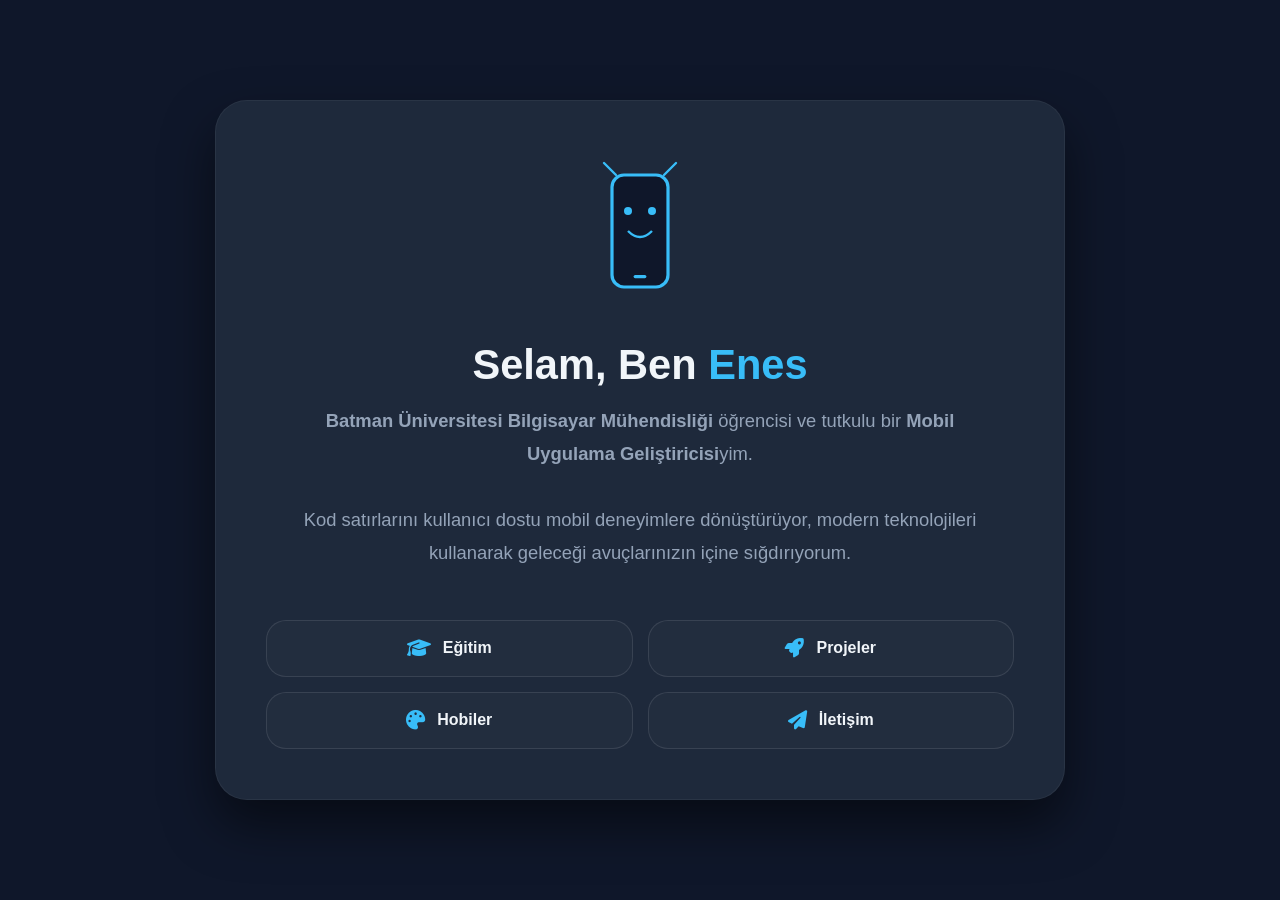
<file: index.html>
<!DOCTYPE html>
<html lang="tr">
<head>
    <meta charset="UTF-8">
    <meta name="viewport" content="width=device-width, initial-scale=1.0">
    <link rel="stylesheet" href="style.css">
    <link rel="stylesheet" href="https://cdnjs.cloudflare.com/ajax/libs/font-awesome/6.4.2/css/all.min.css">
    <title>Enes.Dev | Mobile Developer Portfolio</title>
</head>
<body>

    <div class="container">
        <div class="visual-box">
            <svg viewBox="0 0 200 200" xmlns="http://www.w3.org/2000/svg">
                <rect x="65" y="30" width="70" height="140" rx="15" fill="#0f172a" stroke="#38bdf8" stroke-width="4"/>
                <circle cx="85" cy="75" r="5" fill="#38bdf8"/><circle cx="115" cy="75" r="5" fill="#38bdf8"/>
                <path d="M 85 100 Q 100 115 115 100" stroke="#38bdf8" stroke-width="3" fill="none"/>
                <line x1="70" y1="30" x2="55" y2="15" stroke="#38bdf8" stroke-width="3" stroke-linecap="round"/>
                <line x1="130" y1="30" x2="145" y2="15" stroke="#38bdf8" stroke-width="3" stroke-linecap="round"/>
                <rect x="92" y="155" width="16" height="4" rx="2" fill="#38bdf8"/>
            </svg>
        </div>

        <div class="hero-text">
            <h2>Selam, Ben <span>Enes</span></h2>
            <p>
                <strong>Batman Üniversitesi Bilgisayar Mühendisliği</strong> öğrencisi ve tutkulu bir <strong>Mobil Uygulama Geliştiricisi</strong>yim. 
                <br><br>
                Kod satırlarını kullanıcı dostu mobil deneyimlere dönüştürüyor, modern teknolojileri  kullanarak geleceği avuçlarınızın içine sığdırıyorum.
            </p>
        </div>

        <nav class="nav-menu">
            <a href="education.html" class="nav-item"><i class="fas fa-graduation-cap"></i> Eğitim</a>
            <a href="projects.html" class="nav-item"><i class="fas fa-rocket"></i> Projeler</a>
            <a href="hobbies.html" class="nav-item"><i class="fas fa-palette"></i> Hobiler</a>
            <a href="contact.html" class="nav-item"><i class="fas fa-paper-plane"></i> İletişim</a>
        </nav>
    </div>

</body>
</html>
</file>
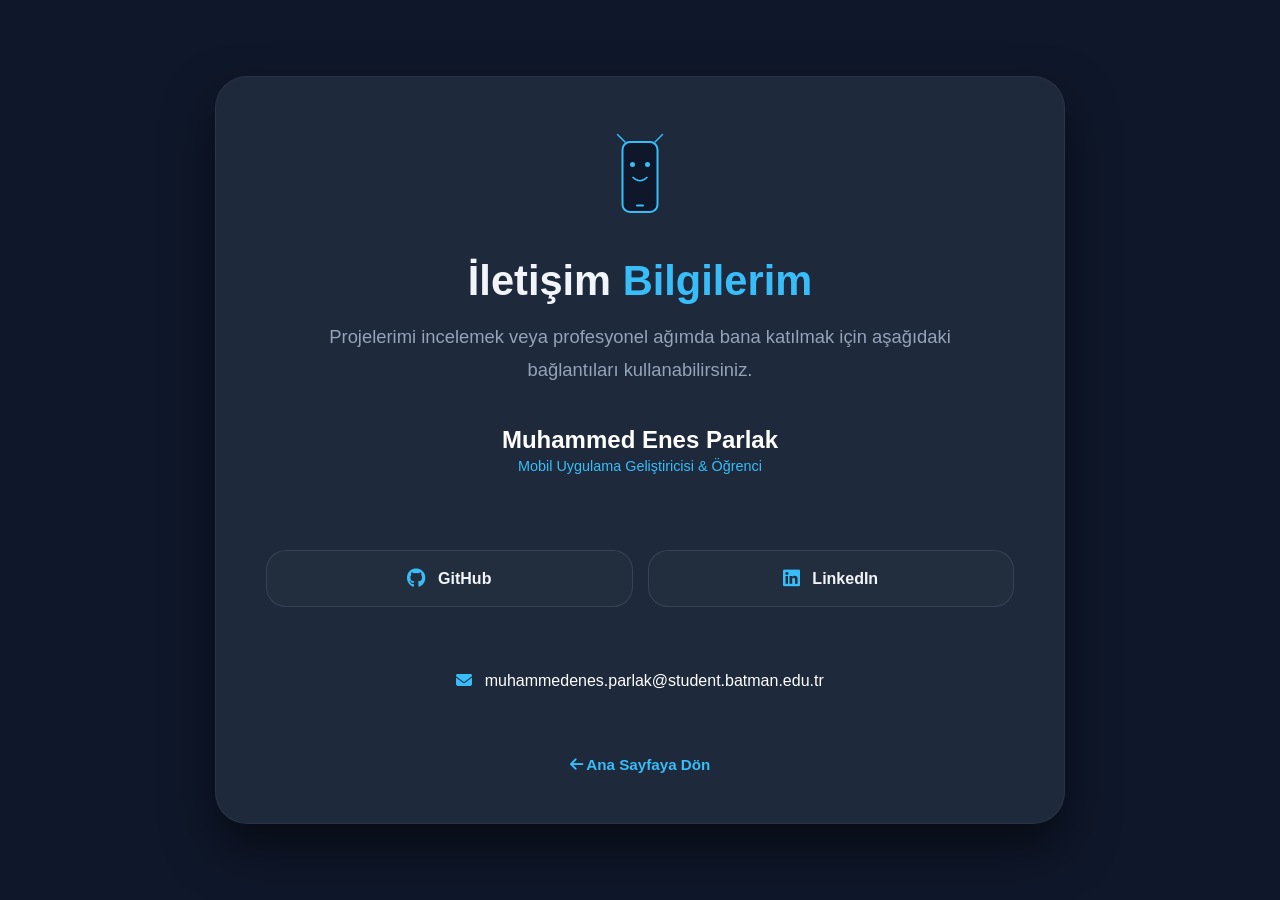
<file: contact.html>
<!DOCTYPE html>
<html lang="tr">
<head>
    <meta charset="UTF-8">
    <meta name="viewport" content="width=device-width, initial-scale=1.0">
    <link rel="stylesheet" href="style.css">
    <link rel="stylesheet" href="https://cdnjs.cloudflare.com/ajax/libs/font-awesome/6.4.2/css/all.min.css">
    <title>İletişim | Muhammed Enes</title>
</head>
<body>

    <div class="container">
        <div class="visual-box" style="width: 100px; height: 100px;">
            <svg viewBox="0 0 200 200" xmlns="http://www.w3.org/2000/svg">
                <rect x="65" y="30" width="70" height="140" rx="15" fill="#0f172a" stroke="#38bdf8" stroke-width="4"/>
                <circle cx="85" cy="75" r="5" fill="#38bdf8"/><circle cx="115" cy="75" r="5" fill="#38bdf8"/>
                <path d="M 85 100 Q 100 115 115 100" stroke="#38bdf8" stroke-width="3" fill="none"/>
                <line x1="70" y1="30" x2="55" y2="15" stroke="#38bdf8" stroke-width="3" stroke-linecap="round"/>
                <line x1="130" y1="30" x2="145" y2="15" stroke="#38bdf8" stroke-width="3" stroke-linecap="round"/>
                <rect x="92" y="155" width="16" height="4" rx="2" fill="#38bdf8"/>
            </svg>
        </div>

        <div class="hero-text">
            <h2>İletişim <span>Bilgilerim</span></h2>
            <p>Projelerimi incelemek veya profesyonel ağımda bana katılmak için aşağıdaki bağlantıları kullanabilirsiniz.</p>
        </div>

        <div class="hero-text" style="margin-top: 10px; margin-bottom: 20px;">
            <h3 style="color: #fff; font-size: 1.5rem;">Muhammed Enes Parlak</h3>
            <p style="font-size: 0.9rem; color: #38bdf8;">Mobil Uygulama Geliştiricisi & Öğrenci</p>
        </div>

        <div class="nav-menu">
            <a href="https://github.com/muhammedenesparlak7209" target="_blank" class="nav-item">
                <i class="fab fa-github"></i> GitHub
            </a>

            <a href="https://www.linkedin.com/in/muhammed-enes-parlak-3a30773b0" target="_blank" class="nav-item">
                <i class="fab fa-linkedin"></i> LinkedIn
            </a>
        </div>

        <div class="hero-text" style="margin-top: 30px;">
            <p style="font-size: 1rem; color: #fff;">
                <i class="fas fa-envelope" style="color: #38bdf8; margin-right: 8px;"></i>
                muhammedenes.parlak@student.batman.edu.tr
            </p>
        </div>

        <a href="index.html" class="back-btn"><i class="fas fa-arrow-left"></i> Ana Sayfaya Dön</a>
    </div>

</body>
</html>
</file>
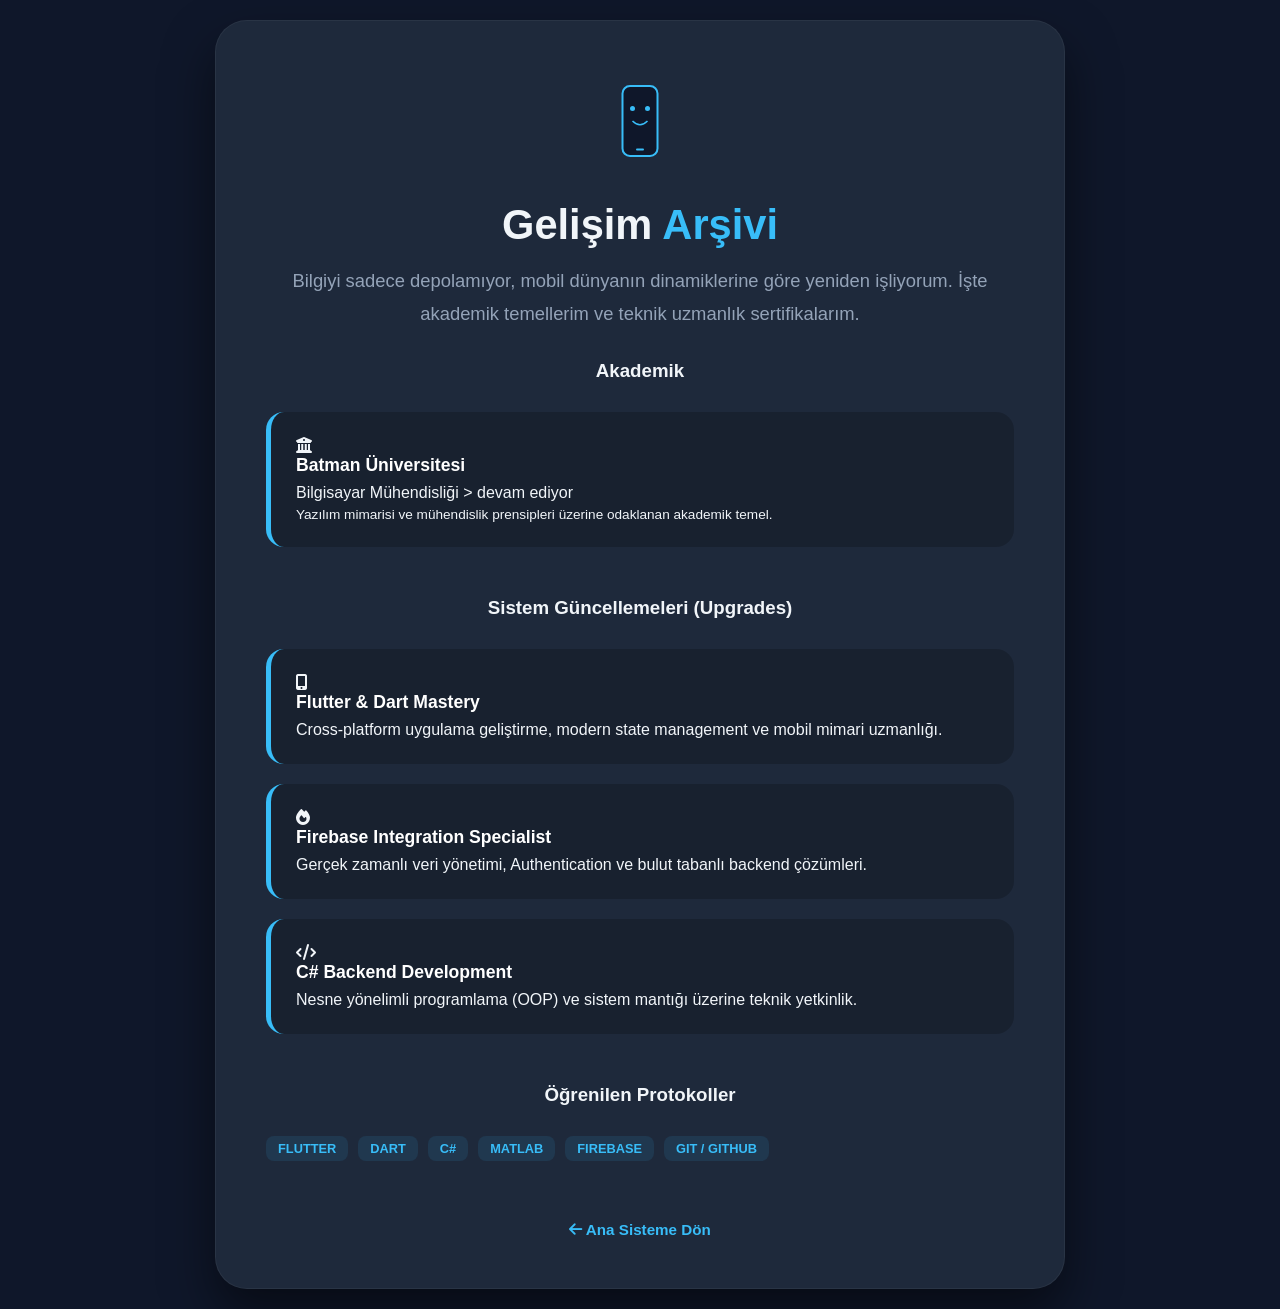
<file: education.html>
<!DOCTYPE html>
<html lang="tr">
<head>
    <meta charset="UTF-8">
    <meta name="viewport" content="width=device-width, initial-scale=1.0">
    <link rel="stylesheet" href="style.css">
    <link rel="stylesheet" href="https://cdnjs.cloudflare.com/ajax/libs/font-awesome/6.4.2/css/all.min.css">
    <title>Eğitim & Gelişim | Enes.Dev</title>
</head>
<body>

    <div class="container">
        <div class="visual-box" style="width: 100px; height: 100px;">
            <svg viewBox="0 0 200 200" xmlns="http://www.w3.org/2000/svg">
                <rect x="65" y="30" width="70" height="140" rx="15" fill="#0f172a" stroke="#38bdf8" stroke-width="4"/>
                <circle cx="85" cy="75" r="5" fill="#38bdf8"/><circle cx="115" cy="75" r="5" fill="#38bdf8"/>
                <path d="M 85 100 Q 100 115 115 100" stroke="#38bdf8" stroke-width="3" fill="none"/>
                <rect x="92" y="155" width="16" height="4" rx="2" fill="#38bdf8"/>
            </svg>
        </div>

        <div class="hero-text">
            <h2>Gelişim <span>Arşivi</span></h2>
            <p>Bilgiyi sadece depolamıyor, mobil dünyanın dinamiklerine göre yeniden işliyorum. İşte akademik temellerim ve teknik uzmanlık sertifikalarım.</p>
        </div>

        <h3 class="section-subtitle">Akademik </h3>
        <div class="list-content">
            <div class="list-item">
                <i class="fas fa-university"></i>
                <div>
                    <strong>Batman Üniversitesi</strong>
                    <p>Bilgisayar Mühendisliği > devam ediyor</p>
                    <p style="font-size: 0.85rem; margin-top: 5px;">Yazılım mimarisi ve mühendislik prensipleri üzerine odaklanan akademik temel.</p>
                </div>
            </div>
        </div>

        <h3 class="section-subtitle">Sistem Güncellemeleri (Upgrades)</h3>
        <div class="list-content">
            <div class="list-item">
                <i class="fas fa-mobile-screen-button"></i>
                <div>
                    <strong>Flutter & Dart Mastery</strong>
                    <p>Cross-platform uygulama geliştirme, modern state management ve mobil mimari uzmanlığı.</p>
                </div>
            </div>
            <div class="list-item">
                <i class="fas fa-fire"></i>
                <div>
                    <strong>Firebase Integration Specialist</strong>
                    <p>Gerçek zamanlı veri yönetimi, Authentication ve bulut tabanlı backend çözümleri.</p>
                </div>
            </div>
            <div class="list-item">
                <i class="fas fa-code"></i>
                <div>
                    <strong>C# Backend Development</strong>
                    <p>Nesne yönelimli programlama (OOP) ve sistem mantığı üzerine teknik yetkinlik.</p>
                </div>
            </div>
        </div>

        <h3 class="section-subtitle">Öğrenilen Protokoller</h3>
        <div style="display: flex; flex-wrap: wrap; gap: 10px; width: 100%;">
            <span style="background: rgba(56, 189, 248, 0.1); color: #38bdf8; padding: 5px 12px; border-radius: 8px; font-size: 0.8rem; font-weight: 600;">FLUTTER</span>
            <span style="background: rgba(56, 189, 248, 0.1); color: #38bdf8; padding: 5px 12px; border-radius: 8px; font-size: 0.8rem; font-weight: 600;">DART</span>
            <span style="background: rgba(56, 189, 248, 0.1); color: #38bdf8; padding: 5px 12px; border-radius: 8px; font-size: 0.8rem; font-weight: 600;">C#</span>
            <span style="background: rgba(56, 189, 248, 0.1); color: #38bdf8; padding: 5px 12px; border-radius: 8px; font-size: 0.8rem; font-weight: 600;">MATLAB</span>
            <span style="background: rgba(56, 189, 248, 0.1); color: #38bdf8; padding: 5px 12px; border-radius: 8px; font-size: 0.8rem; font-weight: 600;">FIREBASE</span>
            <span style="background: rgba(56, 189, 248, 0.1); color: #38bdf8; padding: 5px 12px; border-radius: 8px; font-size: 0.8rem; font-weight: 600;">GIT / GITHUB</span>
        </div>

        <a href="index.html" class="back-btn"><i class="fas fa-arrow-left"></i> Ana Sisteme Dön</a>
    </div>

</body>
</html>
</file>
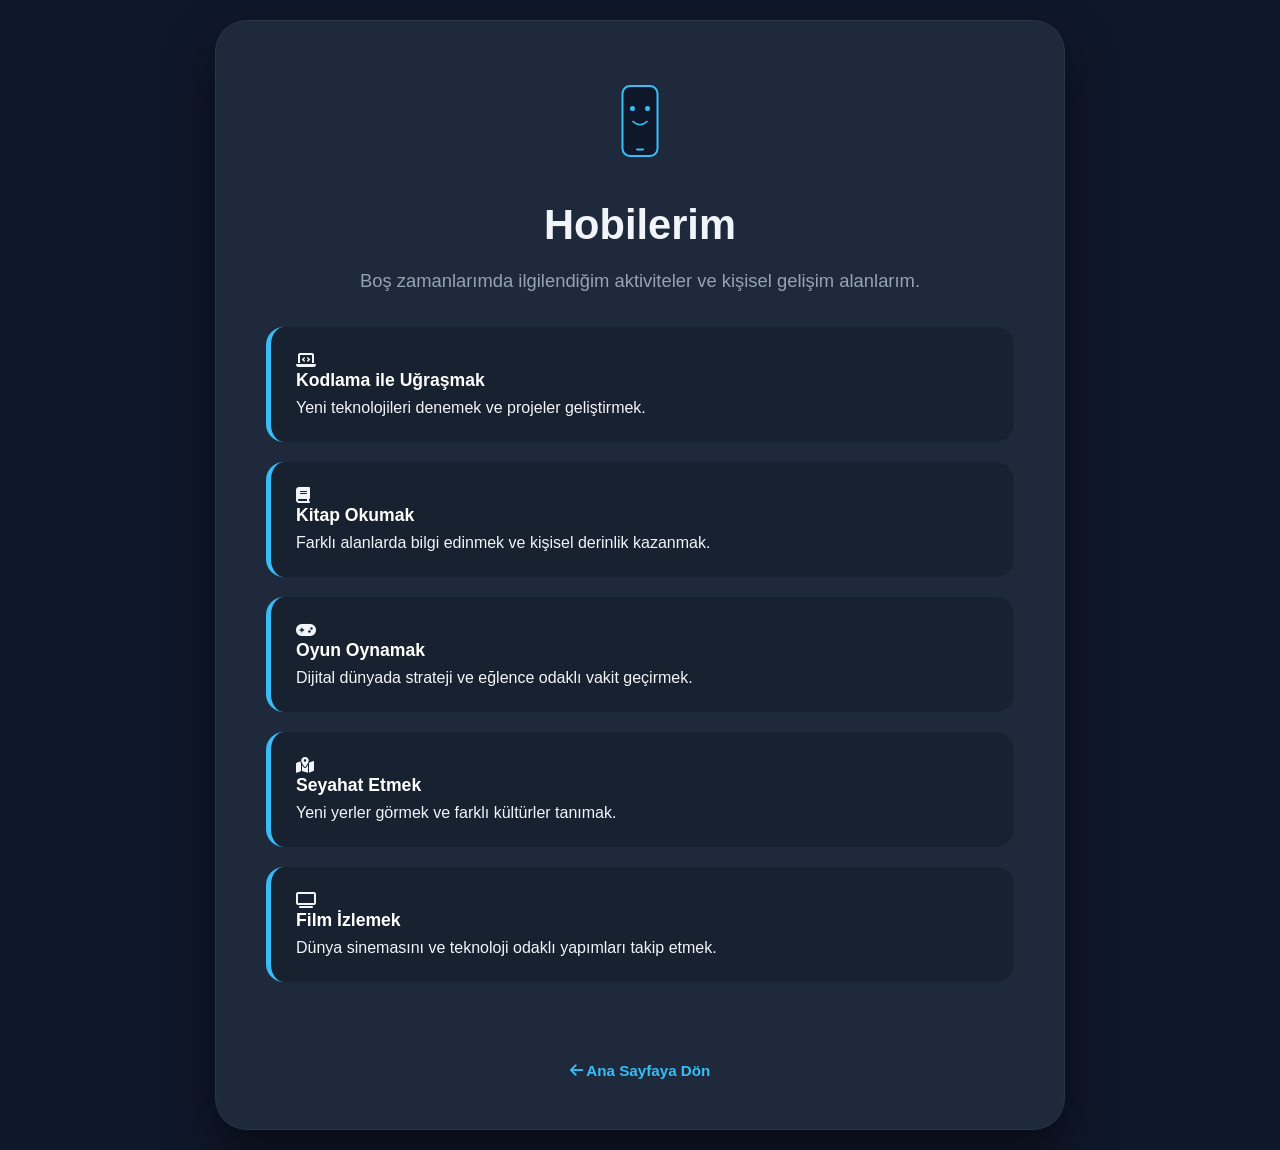
<file: hobbies.html>
<!DOCTYPE html>
<html lang="tr">
<head>
    <meta charset="UTF-8">
    <meta name="viewport" content="width=device-width, initial-scale=1.0">
    <link rel="stylesheet" href="style.css">
    <link rel="stylesheet" href="https://cdnjs.cloudflare.com/ajax/libs/font-awesome/6.4.2/css/all.min.css">
    <title>Hobiler | Enes.Dev</title>
</head>
<body>

    <div class="container">
        <div class="visual-box" style="width: 100px; height: 100px;">
            <svg viewBox="0 0 200 200" xmlns="http://www.w3.org/2000/svg">
                <rect x="65" y="30" width="70" height="140" rx="15" fill="#0f172a" stroke="#38bdf8" stroke-width="4"/>
                <circle cx="85" cy="75" r="5" fill="#38bdf8"/><circle cx="115" cy="75" r="5" fill="#38bdf8"/>
                <path d="M 85 100 Q 100 115 115 100" stroke="#38bdf8" stroke-width="3" fill="none"/>
                <rect x="92" y="155" width="16" height="4" rx="2" fill="#38bdf8"/>
            </svg>
        </div>

        <div class="hero-text">
            <h2>Hobilerim</h2>
            <p>Boş zamanlarımda ilgilendiğim aktiviteler ve kişisel gelişim alanlarım.</p>
        </div>

        <div class="list-content">
            <div class="list-item">
                <i class="fas fa-laptop-code"></i>
                <div>
                    <strong>Kodlama ile Uğraşmak</strong>
                    <p>Yeni teknolojileri denemek ve projeler geliştirmek.</p>
                </div>
            </div>
            <div class="list-item">
                <i class="fas fa-book"></i>
                <div>
                    <strong>Kitap Okumak</strong>
                    <p>Farklı alanlarda bilgi edinmek ve kişisel derinlik kazanmak.</p>
                </div>
            </div>
            <div class="list-item">
                <i class="fas fa-gamepad"></i>
                <div>
                    <strong>Oyun Oynamak</strong>
                    <p>Dijital dünyada strateji ve eğlence odaklı vakit geçirmek.</p>
                </div>
            </div>
            <div class="list-item">
                <i class="fas fa-map-marked-alt"></i>
                <div>
                    <strong>Seyahat Etmek</strong>
                    <p>Yeni yerler görmek ve farklı kültürler tanımak.</p>
                </div>
            </div>
            <div class="list-item">
                <i class="fas fa-tv"></i>
                <div>
                    <strong>Film İzlemek</strong>
                    <p>Dünya sinemasını ve teknoloji odaklı yapımları takip etmek.</p>
                </div>
            </div>
        </div>

        <a href="index.html" class="back-btn"><i class="fas fa-arrow-left"></i> Ana Sayfaya Dön</a>
    </div>

</body>
</html>
</file>
<file: style.css>
:root {
    --bg: #0f172a;
    --card: #1e293b;
    --accent: #38bdf8;
    --accent-glow: rgba(56, 189, 248, 0.3);
    --text: #f1f5f9;
    --text-dim: #94a3b8;
}

* { margin: 0; padding: 0; box-sizing: border-box; font-family: 'Poppins', sans-serif; }
body { background-color: var(--bg); color: var(--text); min-height: 100vh; display: flex; align-items: center; justify-content: center; padding: 20px; }

.container { 
    max-width: 850px; width: 100%; background: var(--card); padding: 50px; 
    border-radius: 32px; box-shadow: 0 25px 50px rgba(0,0,0,0.5);
    border: 1px solid rgba(255,255,255,0.05); display: flex; flex-direction: column; align-items: center; gap: 30px;
    animation: fadeIn 1.2s ease-out;
}

/* --- ROBOT MASCOT --- */
.visual-box { width: 160px; height: 160px; animation: pulse 2.5s infinite ease-in-out; }

@keyframes pulse {
    0% { transform: scale(1); filter: drop-shadow(0 0 5px var(--accent-glow)); }
    50% { transform: scale(1.05); filter: drop-shadow(0 0 25px var(--accent)); }
    100% { transform: scale(1); filter: drop-shadow(0 0 5px var(--accent-glow)); }
}

/* --- YARATICI METİN TASARIMI --- */
.hero-text { text-align: center; }
.hero-text h2 { font-size: 2.6rem; margin-bottom: 15px; font-weight: 800; }
.hero-text h2 span { color: var(--accent); }
.hero-text p { color: var(--text-dim); font-size: 1.15rem; line-height: 1.8; max-width: 700px; }

/* --- İKONLU BUTONLAR --- */
.nav-menu { display: grid; grid-template-columns: repeat(2, 1fr); gap: 15px; width: 100%; margin-top: 20px; }

.nav-item {
    padding: 18px; background: rgba(255,255,255,0.02); border: 1px solid rgba(255,255,255,0.1);
    border-radius: 20px; text-decoration: none; color: var(--text); font-weight: 600; text-align: center; 
    transition: 0.4s; display: flex; align-items: center; justify-content: center; gap: 12px;
}

.nav-item i { color: var(--accent); font-size: 1.2rem; }

.nav-item:hover { 
    background: var(--accent); color: var(--bg); transform: translateY(-5px); 
    box-shadow: 0 10px 25px var(--accent-glow);
}
.nav-item:hover i { color: var(--bg); }

.back-btn { margin-top: 30px; color: var(--accent); text-decoration: none; font-size: 0.95rem; font-weight: 600; }

/* --- LİSTE TASARIMI --- */
.list-content { text-align: left; width: 100%; }
.list-item { margin-bottom: 20px; padding: 25px; background: rgba(0,0,0,0.2); border-radius: 18px; border-left: 5px solid var(--accent); }
.list-item strong { color: #fff; display: block; margin-bottom: 8px; font-size: 1.1rem; }

@keyframes fadeIn { from { opacity: 0; transform: translateY(20px); } to { opacity: 1; transform: translateY(0); } }
@media (max-width: 600px) { .nav-menu { grid-template-columns: 1fr; } }
</file>
